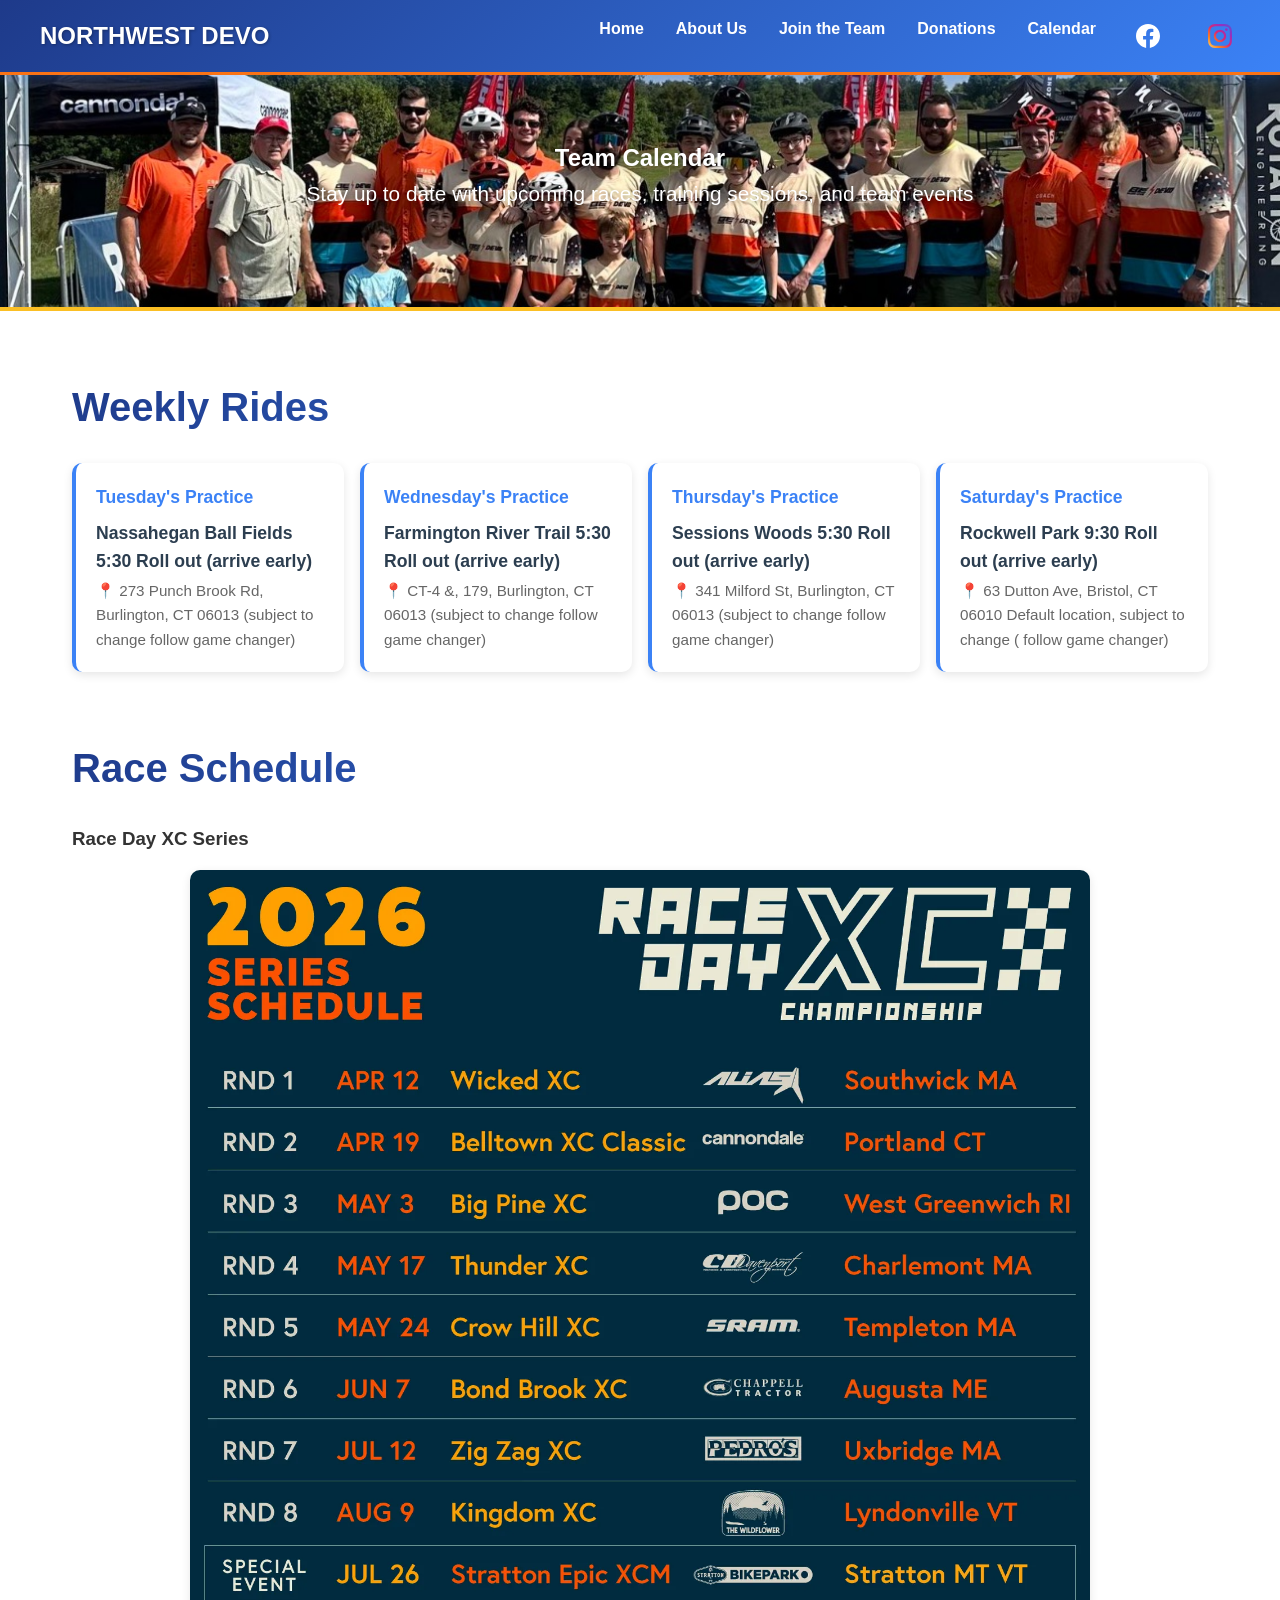
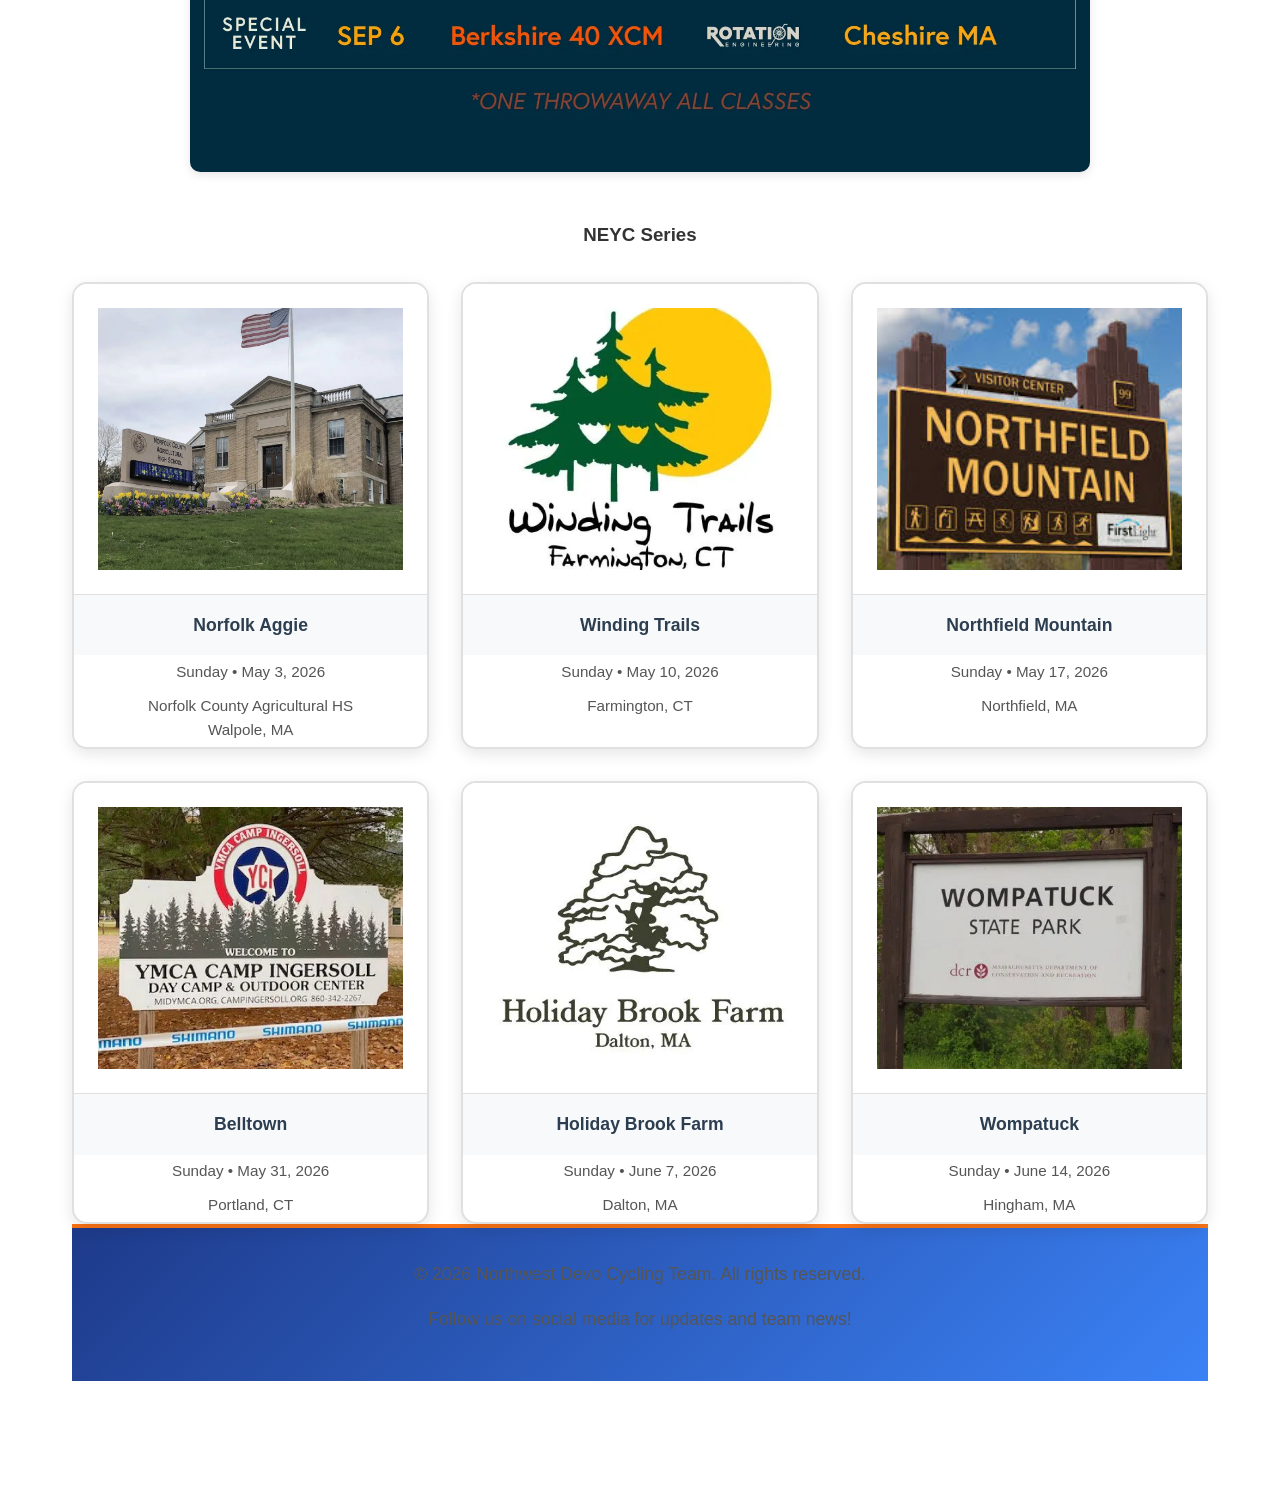
<file: calendar.html>
<!DOCTYPE html>
<html lang="en">
<head>
    <script type="application/ld+json">
        {
        "@context": "https://schema.org",
        "@type": "SportsOrganization",
        "name": "Northwest Devo",
        "alternateName": ["NW Devo", "Dirt Gremlins"],        
        "url": "https://nwdevo.com",
        "logo": "https://nwdevo.com/logo.png",
        "description": "Northwest CT youth cycling development team",
        "sport": "Cycling",
        "address": {
            "@type": "PostalAddress",
            "addressRegion": "CT",
            "addressCountry": "US"
        },
        "sameAs": [
            "https://www.facebook.com/share/1Gp7GzvwTh/?mibextid=wwXIfr",
            "https://www.instagram.com/northwest.devo?igsh=ZWl0b21rdGd6aWJw"
        ]
        }
    </script>
    <meta charset="UTF-8">
    <meta name="viewport" content="width=device-width, initial-scale=1.0">
    
    <!-- SEO Meta Tags -->
    <meta name="description" content="Northwest Devo (NW Devo) - Northwest CT youth cycling team offering development programs, competitive racing, and community engagement for riders of all levels.">
    <meta name="keywords" content="NW Devo, Northwest Devo, youth cycling, Connecticut cycling team, bike racing, cycling development, mountain biking, road cycling">
    <meta name="author" content="Northwest Devo Cycling Team">
    
    <!-- Open Graph for Social Media -->
    <meta property="og:title" content="Northwest Devo - NW Devo Cycling Team">
    <meta property="og:description" content=" Northwest  Connecticut youth cycling team dedicated to developing confident athletes through racing and community engagement.">
    <meta property="og:url" content="https://nwdevo.com">
    <meta property="og:type" content="website">

    <link rel="canonical" href="https://nwdevo.com/">
    
    <!-- photo -->
    <link rel="icon" type="image/x-icon" href="images/DEVO.png">
    <link rel="icon" type="image/png" sizes="32x32" href="images/DEVO.png">
    <link rel="icon" type="image/png" sizes="16x16" href="images/DEVO.png">
    <link rel="apple-touch-icon" sizes="180x180" href="images/DEVO.png">
    
    <title>NW Devo - Events & Rides Calendar</title>
    <link rel="stylesheet" href="styles.css">
</head>
<body>
    <!-- Navigation -->
 <nav>
    <div class="nav-container">
        <div class="logo"><a href="index.html">NORTHWEST DEVO</a></div>
        <button class="nav-toggle" aria-label="Toggle navigation">☰</button>
        <ul class="nav-links">
            <li><a href="index.html">Home</a></li>
            <li><a href="about.html">About Us</a></li>
            <li><a href="join.html">Join the Team</a></li>
            <li><a href="donations.html">Donations</a></li>
            <li><a href="calendar.html">Calendar</a></li>
            <li>
                <a href="https://www.facebook.com/share/1Gp7GzvwTh/?mibextid=wwXIfr" target="_blank" class="social-icon">
                    <svg width="24" height="24" viewBox="0 0 24 24" fill="#ffffff">
                        <path d="M24 12.073c0-6.627-5.373-12-12-12s-12 5.373-12 12c0 5.99 4.388 10.954 10.125 11.854v-8.385H7.078v-3.47h3.047V9.43c0-3.007 1.792-4.669 4.533-4.669 1.312 0 2.686.235 2.686.235v2.953H15.83c-1.491 0-1.956.925-1.956 1.874v2.25h3.328l-.532 3.47h-2.796v8.385C19.612 23.027 24 18.062 24 12.073z"/>
                    </svg>
                </a>
            </li>
            <li>
                <a href="https://www.instagram.com/northwest.devo?igsh=ZWl0b21rdGd6aWJw" target="_blank" class="social-icon">
                    <svg width="24" height="24" viewBox="0 0 24 24" fill="url(#instagram-gradient)">
                        <defs>
                            <linearGradient id="instagram-gradient" x1="0%" y1="100%" x2="100%" y2="0%">
                                <stop offset="0%" style="stop-color:#feda75;stop-opacity:1" />
                                <stop offset="25%" style="stop-color:#fa7e1e;stop-opacity:1" />
                                <stop offset="50%" style="stop-color:#d62976;stop-opacity:1" />
                                <stop offset="75%" style="stop-color:#962fbf;stop-opacity:1" />
                                <stop offset="100%" style="stop-color:#4f5bd5;stop-opacity:1" />
                            </linearGradient>
                        </defs>
                        <path d="M12 2.163c3.204 0 3.584.012 4.85.07 3.252.148 4.771 1.691 4.919 4.919.058 1.265.069 1.645.069 4.849 0 3.205-.012 3.584-.069 4.849-.149 3.225-1.664 4.771-4.919 4.919-1.266.058-1.644.07-4.85.07-3.204 0-3.584-.012-4.849-.07-3.26-.149-4.771-1.699-4.919-4.92-.058-1.265-.07-1.644-.07-4.849 0-3.204.013-3.583.07-4.849.149-3.227 1.664-4.771 4.919-4.919 1.266-.057 1.645-.069 4.849-.069zm0-2.163c-3.259 0-3.667.014-4.947.072-4.358.2-6.78 2.618-6.98 6.98-.059 1.281-.073 1.689-.073 4.948 0 3.259.014 3.668.072 4.948.2 4.358 2.618 6.78 6.98 6.98 1.281.058 1.689.072 4.948.072 3.259 0 3.668-.014 4.948-.072 4.354-.2 6.782-2.618 6.979-6.98.059-1.28.073-1.689.073-4.948 0-3.259-.014-3.667-.072-4.947-.196-4.354-2.617-6.78-6.979-6.98-1.281-.059-1.69-.073-4.949-.073zm0 5.838c-3.403 0-6.162 2.759-6.162 6.162s2.759 6.163 6.162 6.163 6.162-2.759 6.162-6.163c0-3.403-2.759-6.162-6.162-6.162zm0 10.162c-2.209 0-4-1.79-4-4 0-2.209 1.791-4 4-4s4 1.791 4 4c0 2.21-1.791 4-4 4zm6.406-11.845c-.796 0-1.441.645-1.441 1.44s.645 1.44 1.441 1.44c.795 0 1.439-.645 1.439-1.44s-.644-1.44-1.439-1.44z"/>
                    </svg>
                </a>
            </li>
        </ul>
    </div>
    </nav>

    <!-- Hero Section -->
    <section class="hero" style="padding: 4rem 2rem;">
        <h1>Team Calendar</h1>
        <p>Stay up to date with upcoming races, training sessions, and team events</p>
    </section>

    <!-- Main Content -->
    <div class="container">
        <!-- Weekly Rides -->
        <section class="section">
            <h2>Weekly Rides</h2>
            <div class="calendar-grid-compact">
                <div class="event-card-compact">
                    <div class="event-day">Tuesday's Practice</div>
                    <div class="event-title-compact">Nassahegan Ball Fields 5:30 Roll out (arrive early)</div>
                    <div class="event-location-compact">📍 273 Punch Brook Rd, Burlington, CT 06013 (subject to change follow game changer)</div>
                </div>
                <div class="event-card-compact">
                    <div class="event-day">Wednesday's Practice</div>
                    <div class="event-title-compact">Farmington River Trail 5:30 Roll out (arrive early)</div>
                    <div class="event-location-compact">📍 CT-4 &, 179, Burlington, CT 06013 (subject to change follow game changer)</div>
                </div>
                <div class="event-card-compact">
                    <div class="event-day">Thursday's Practice</div>
                    <div class="event-title-compact"> Sessions Woods 5:30 Roll out (arrive early)</div>
                    <div class="event-location-compact">📍 341 Milford St, Burlington, CT 06013 (subject to change follow game changer)</div>
                </div>
                <div class="event-card-compact">
                    <div class="event-day">Saturday's Practice</div>
                    <div class="event-title-compact">Rockwell Park 9:30 Roll out (arrive early) </div>
                    <div class="event-location-compact">📍 63 Dutton Ave, Bristol, CT 06010 Default location, subject to change ( follow game changer)</div>
                </div>
            </div>
        </section>

        <!-- Race Schedule -->
        <section class="section">
    <h2>Race Schedule</h2>
    
    <!-- Race Day XC Series - Image -->
    <div style="margin-bottom: 3rem;">
        <h3 style="margin-bottom: 1rem;">Race Day XC Series</h3>
        <a href="https://www.racedayxc.com" target="_blank">
            <img src="images/RaceDaySchedule.webp" alt="Race Day XC Schedule" style="width: 100%; max-width: 900px; border-radius: 10px; box-shadow: 0 3px 10px rgba(0,0,0,0.1); display: block; margin: 0 auto;">
        </a>
    </div>
    
    <!-- NEYC Series - Compact Cards -->
    <div>
    <h3 style="text-align:center; margin-bottom: 2rem;">NEYC Series</h3>

    <div class="supporters-grid neyc-grid">
        <div class="supporter-card race-card">
            <img src="images/Norfolk.webp" alt="Norfolk Aggie">
            <h3>Norfolk Aggie</h3>
            <p>Sunday • May 3, 2026</p>
            <p class="race-location">Norfolk County Agricultural HS<br>Walpole, MA</p>
        </div>

        <div class="supporter-card race-card">
            <img src="images/Winding.webp" alt="Winding Trails">
            <h3>Winding Trails</h3>
            <p>Sunday • May 10, 2026</p>
            <p class="race-location">Farmington, CT</p>
        </div>

        <div class="supporter-card race-card">
            <img src="images/North.jpeg" alt="Northfield Mountain">
            <h3>Northfield Mountain</h3>
            <p>Sunday • May 17, 2026</p>
            <p class="race-location">Northfield, MA</p>
        </div>

        <div class="supporter-card race-card">
            <img src="images/Belltwon.webp" alt="Belltown">
            <h3>Belltown</h3>
            <p>Sunday • May 31, 2026</p>
            <p class="race-location">Portland, CT</p>
        </div>

        <div class="supporter-card race-card">
            <img src="images/Holiday.webp" alt="Holiday Brook Farm">
            <h3>Holiday Brook Farm</h3>
            <p>Sunday • June 7, 2026</p>
            <p class="race-location">Dalton, MA</p>
        </div>

        <div class="supporter-card race-card">
            <img src="images/Wompatuck.webp" alt="Wompatuck">
            <h3>Wompatuck</h3>
            <p>Sunday • June 14, 2026</p>
            <p class="race-location">Hingham, MA</p>
        </div>
    </div>
    <!--
</section>

        <section class="section">
            <h2>Upcoming Events</h2>
            <div class="calendar-grid">
                <div class="event-card">
                    <div class="event-date">Date</div>
                    <div class="event-title">title</div>
                    <div class="event-location">📍 location</div>
                    <p>description</p>
                </div>
                <div class="event-card">
                    <div class="event-date">Date</div>
                    <div class="event-title">title</div>
                    <div class="event-location">📍 location</div>
                    <p>description</p>
                </div>
            </div>
        </section>
    </div>-->

    <!-- Footer -->
    <footer>
        <p>&copy; 2026 Northwest Devo Cycling Team. All rights reserved.</p>
        <p>Follow us on social media for updates and team news!</p>
    </footer>
     <script> 
        const toggle = document.querySelector('.nav-toggle');
        const navLinks = document.querySelector('.nav-links');

        toggle.addEventListener('click', () => {
            navLinks.classList.toggle('active');
        });
    </script>
</body>
</html>
</file>
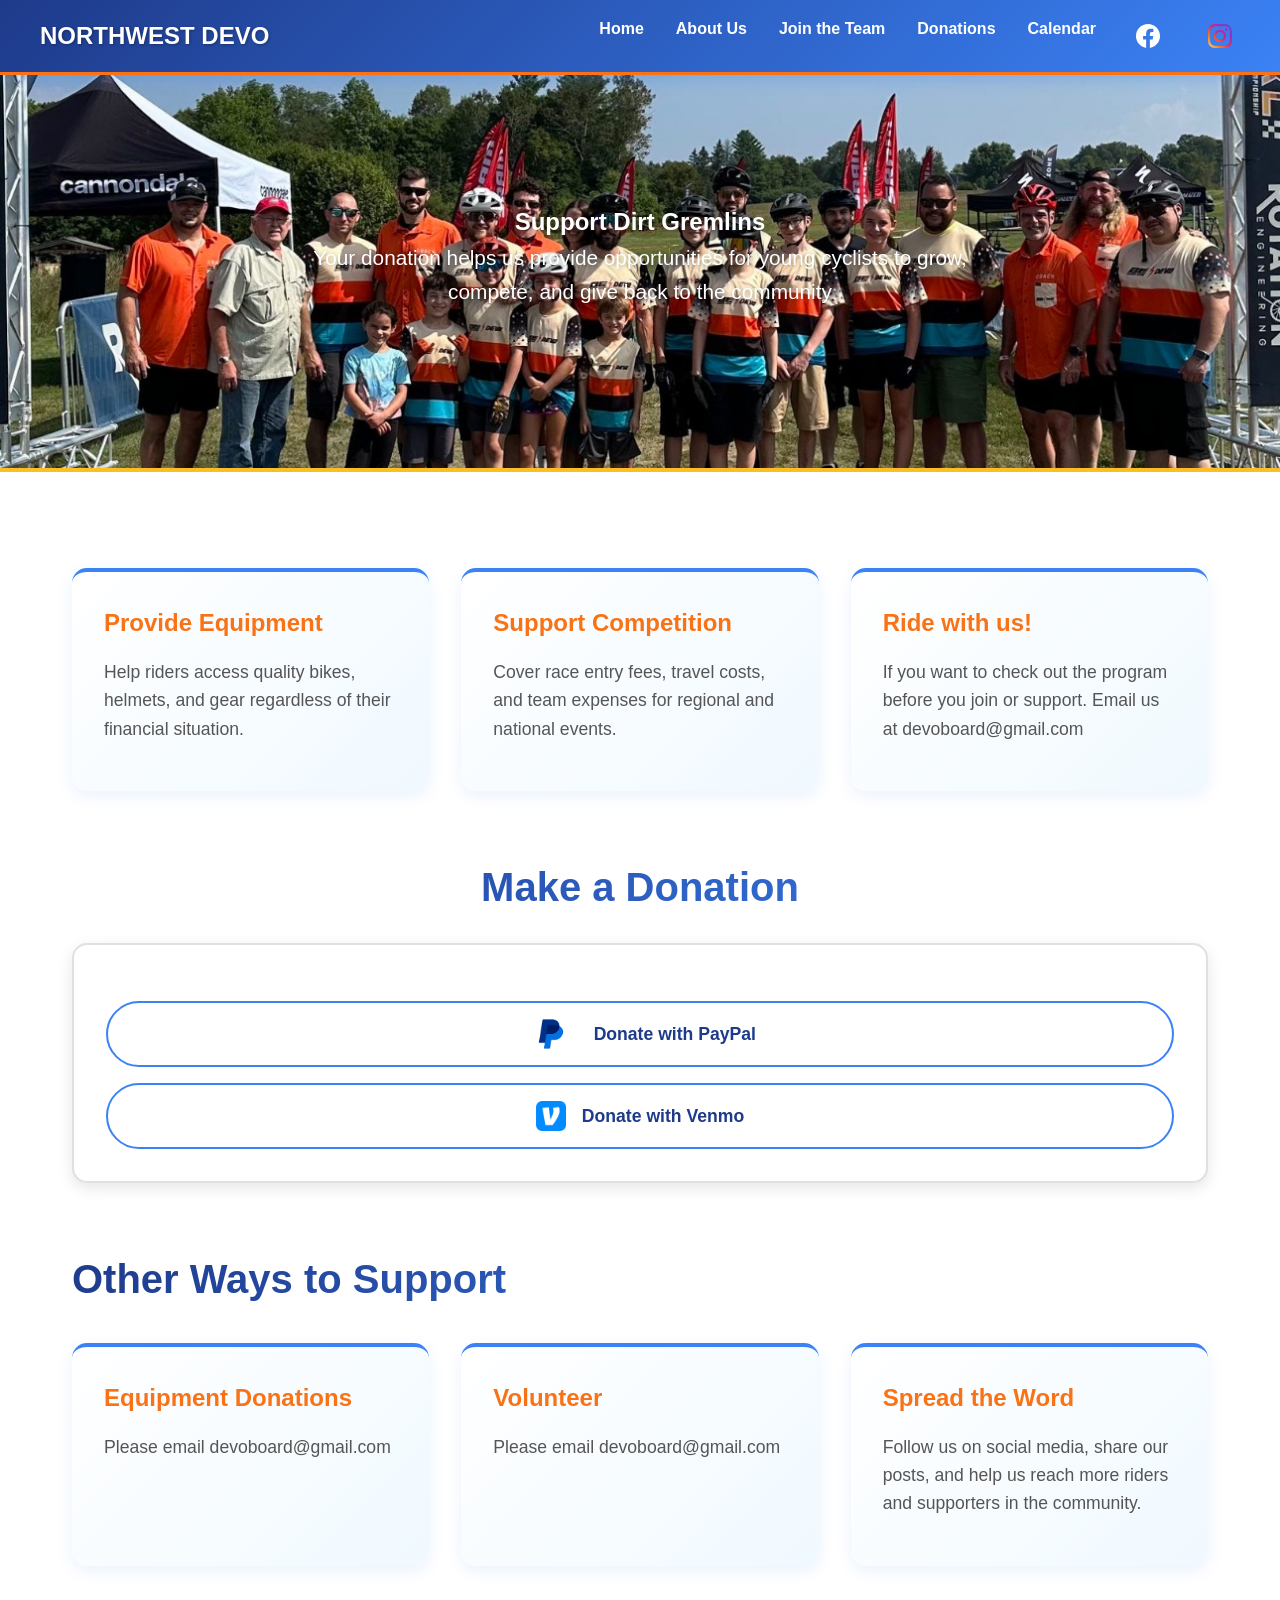
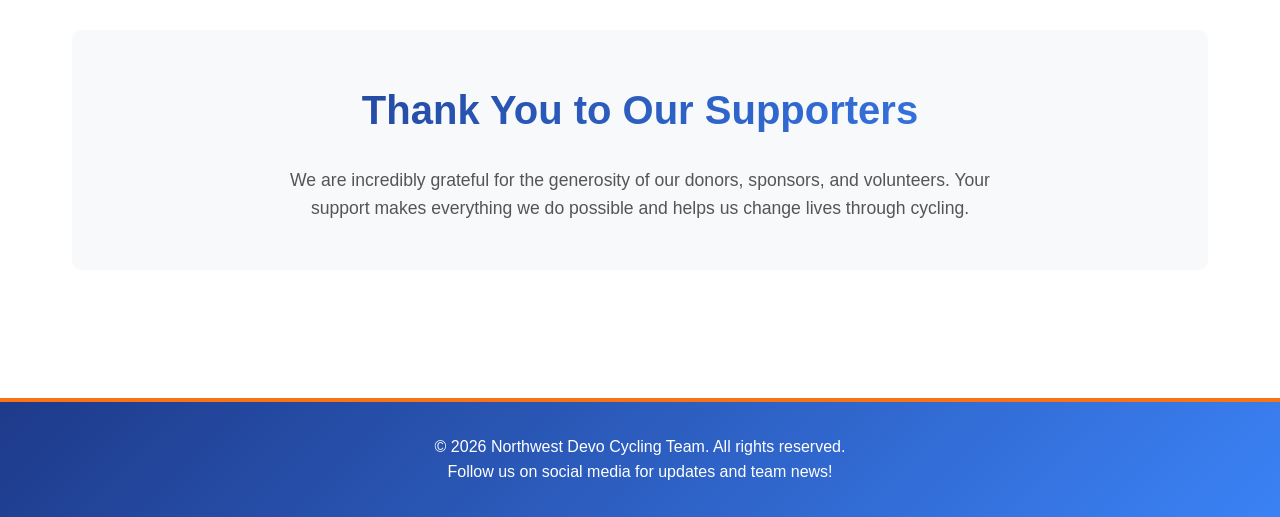
<file: donations.html>
<!DOCTYPE html>
<html lang="en">
<head>
    <script type="application/ld+json">
        {
        "@context": "https://schema.org",
        "@type": "SportsOrganization",
        "name": "Northwest Devo",
        "alternateName": ["NW Devo", "Dirt Gremlins"],        
        "url": "https://nwdevo.com",
        "logo": "https://nwdevo.com/logo.png",
        "description": "Northwest CT youth cycling development team",
        "sport": "Cycling",
        "address": {
            "@type": "PostalAddress",
            "addressRegion": "CT",
            "addressCountry": "US"
        },
        "sameAs": [
            "https://www.facebook.com/share/1Gp7GzvwTh/?mibextid=wwXIfr",
            "https://www.instagram.com/northwest.devo?igsh=ZWl0b21rdGd6aWJw"
        ]
        }
    </script>
    <meta charset="UTF-8">
    <meta name="viewport" content="width=device-width, initial-scale=1.0">
    
    <!-- SEO Meta Tags -->
    <meta name="description" content="Northwest Devo (NW Devo) - Northwest CT youth cycling team offering development programs, competitive racing, and community engagement for riders of all levels.">
    <meta name="keywords" content="NW Devo, Northwest Devo, youth cycling, Connecticut cycling team, bike racing, cycling development, mountain biking, road cycling">
    <meta name="author" content="Northwest Devo Cycling Team">
    
    <!-- Open Graph for Social Media -->
    <meta property="og:title" content="Northwest Devo - NW Devo Cycling Team">
    <meta property="og:description" content=" Northwest  Connecticut youth cycling team dedicated to developing confident athletes through racing and community engagement.">
    <meta property="og:url" content="https://nwdevo.com">
    <meta property="og:type" content="website">

    <link rel="canonical" href="https://nwdevo.com/">
    
    <!-- photo -->
    <link rel="icon" type="image/x-icon" href="images/DEVO.png">
    <link rel="icon" type="image/png" sizes="32x32" href="images/DEVO.png">
    <link rel="icon" type="image/png" sizes="16x16" href="images/DEVO.png">
    <link rel="apple-touch-icon" sizes="180x180" href="images/DEVO.png">
    
    <title>NW Devo - Donations</title>
    <link rel="stylesheet" href="styles.css">
</head>
<body>
    <!-- Navigation -->
 <nav>
    <div class="nav-container">
        <div class="logo"><a href="index.html">NORTHWEST DEVO</a></div>
        <button class="nav-toggle" aria-label="Toggle navigation">☰</button>
        <ul class="nav-links">
            <li><a href="index.html">Home</a></li>
            <li><a href="about.html">About Us</a></li>
            <li><a href="join.html">Join the Team</a></li>
            <li><a href="donations.html">Donations</a></li>
            <li><a href="calendar.html">Calendar</a></li>
            <li>
                <a href="https://www.facebook.com/share/1Gp7GzvwTh/?mibextid=wwXIfr" target="_blank" class="social-icon">
                    <svg width="24" height="24" viewBox="0 0 24 24" fill="#ffffff">
                        <path d="M24 12.073c0-6.627-5.373-12-12-12s-12 5.373-12 12c0 5.99 4.388 10.954 10.125 11.854v-8.385H7.078v-3.47h3.047V9.43c0-3.007 1.792-4.669 4.533-4.669 1.312 0 2.686.235 2.686.235v2.953H15.83c-1.491 0-1.956.925-1.956 1.874v2.25h3.328l-.532 3.47h-2.796v8.385C19.612 23.027 24 18.062 24 12.073z"/>
                    </svg>
                </a>
            </li>
            <li>
                <a href="https://www.instagram.com/northwest.devo?igsh=ZWl0b21rdGd6aWJw" target="_blank" class="social-icon">
                    <svg width="24" height="24" viewBox="0 0 24 24" fill="url(#instagram-gradient)">
                        <defs>
                            <linearGradient id="instagram-gradient" x1="0%" y1="100%" x2="100%" y2="0%">
                                <stop offset="0%" style="stop-color:#feda75;stop-opacity:1" />
                                <stop offset="25%" style="stop-color:#fa7e1e;stop-opacity:1" />
                                <stop offset="50%" style="stop-color:#d62976;stop-opacity:1" />
                                <stop offset="75%" style="stop-color:#962fbf;stop-opacity:1" />
                                <stop offset="100%" style="stop-color:#4f5bd5;stop-opacity:1" />
                            </linearGradient>
                        </defs>
                        <path d="M12 2.163c3.204 0 3.584.012 4.85.07 3.252.148 4.771 1.691 4.919 4.919.058 1.265.069 1.645.069 4.849 0 3.205-.012 3.584-.069 4.849-.149 3.225-1.664 4.771-4.919 4.919-1.266.058-1.644.07-4.85.07-3.204 0-3.584-.012-4.849-.07-3.26-.149-4.771-1.699-4.919-4.92-.058-1.265-.07-1.644-.07-4.849 0-3.204.013-3.583.07-4.849.149-3.227 1.664-4.771 4.919-4.919 1.266-.057 1.645-.069 4.849-.069zm0-2.163c-3.259 0-3.667.014-4.947.072-4.358.2-6.78 2.618-6.98 6.98-.059 1.281-.073 1.689-.073 4.948 0 3.259.014 3.668.072 4.948.2 4.358 2.618 6.78 6.98 6.98 1.281.058 1.689.072 4.948.072 3.259 0 3.668-.014 4.948-.072 4.354-.2 6.782-2.618 6.979-6.98.059-1.28.073-1.689.073-4.948 0-3.259-.014-3.667-.072-4.947-.196-4.354-2.617-6.78-6.979-6.98-1.281-.059-1.69-.073-4.949-.073zm0 5.838c-3.403 0-6.162 2.759-6.162 6.162s2.759 6.163 6.162 6.163 6.162-2.759 6.162-6.163c0-3.403-2.759-6.162-6.162-6.162zm0 10.162c-2.209 0-4-1.79-4-4 0-2.209 1.791-4 4-4s4 1.791 4 4c0 2.21-1.791 4-4 4zm6.406-11.845c-.796 0-1.441.645-1.441 1.44s.645 1.44 1.441 1.44c.795 0 1.439-.645 1.439-1.44s-.644-1.44-1.439-1.44z"/>
                    </svg>
                </a>
            </li>
        </ul>
    </div>
    </nav>

    <!-- Hero Section -->
    <section class="hero">
        <h1>Support Dirt Gremlins</h1>
        <p>Your donation helps us provide opportunities for young cyclists to grow, compete, and give back to the community</p>
    </section>

    <!-- Main Content -->
    <div class="container">
        <!-- Why Donate -->
        <section class="section">
            
            <div class="features" style="margin-top: 2rem;">
                <div class="feature-card">
                    <h3>Provide Equipment</h3>
                    <p>Help riders access quality bikes, helmets, and gear regardless of their financial situation.</p>
                </div>
                <div class="feature-card">
                    <h3>Support Competition</h3>
                    <p>Cover race entry fees, travel costs, and team expenses for regional and national events.</p>
                </div>
                <div class="feature-card">
                    <h3>Ride with us!</h3>
                    <p>If you want to check out the program before you join or support. Email us at devoboard@gmail.com</p>
                </div>
            </div>
        </section>

        <!-- Donation Form -->
        <section class="section">
            <h2 style="text-align: center;">Make a Donation</h2>
            <div class="step-card">
                
                
                <div class="payment-buttons">
                    <a href="https://www.paypal.com/paypalme/BikersEdgeDevo" target="_blank" class="payment-link">
                        <img src="images/paypal-logo.png" alt="PayPal">
                        <span>Donate with PayPal</span>
                    </a>
                    
                    <a href="https://account.venmo.com/u/Eric-Mathes-2" target="_blank" class="payment-link">
                        <img src="images/venmo-icon.png" alt="Venmo">
                        <span>Donate with Venmo</span>
                    </a>
                </div>
            </div>
        </section>

        <!-- Other Ways to Support -->
        <section class="section">
            <h2>Other Ways to Support</h2>
            <div class="features">
                <div class="feature-card">
                    <h3>Equipment Donations</h3>
                    <p> Please email devoboard@gmail.com</p>
                </div>
                <div class="feature-card">
                    <h3>Volunteer</h3>
                    <p> Please email devoboard@gmail.com</p>
                </div>
                <div class="feature-card">
                    <h3>Spread the Word</h3>
                    <p>Follow us on social media, share our posts, and help us reach more riders and supporters in the community.</p>
                </div>
            </div>
        </section>

        <!-- Thank You -->
        <section class="section" style="text-align: center; background: #f8f9fa; padding: 3rem; border-radius: 10px;">
            <h2>Thank You to Our Supporters</h2>
            <p style="max-width: 700px; margin: 0 auto;">We are incredibly grateful for the generosity of our donors, sponsors, and volunteers. Your support makes everything we do possible and helps us change lives through cycling.</p>
        </section>
    </div>

    <!-- Footer -->
    <footer>
        <p>&copy; 2026 Northwest Devo Cycling Team. All rights reserved.</p>
        <p>Follow us on social media for updates and team news!</p>
    </footer>
     <script> 
        const toggle = document.querySelector('.nav-toggle');
        const navLinks = document.querySelector('.nav-links');

        toggle.addEventListener('click', () => {
            navLinks.classList.toggle('active');
        });
    </script>
</body>
</html>
</file>
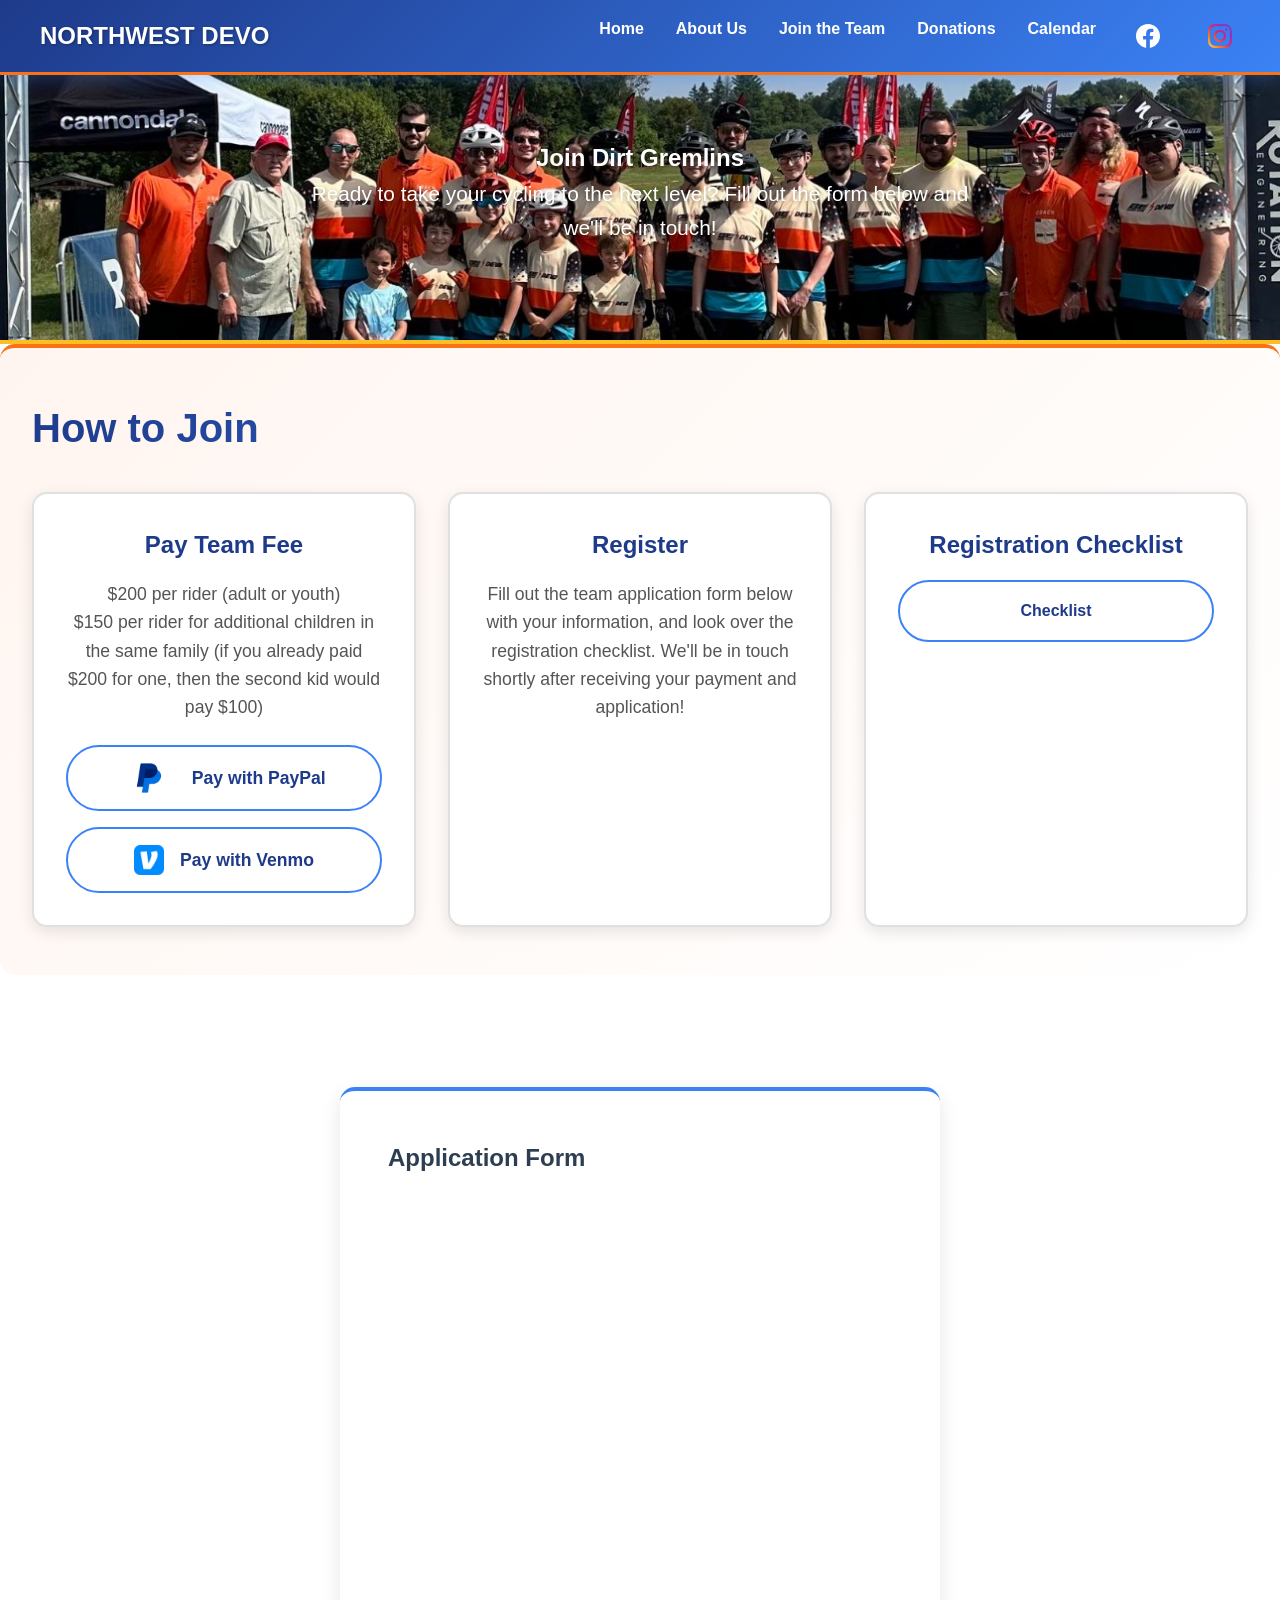
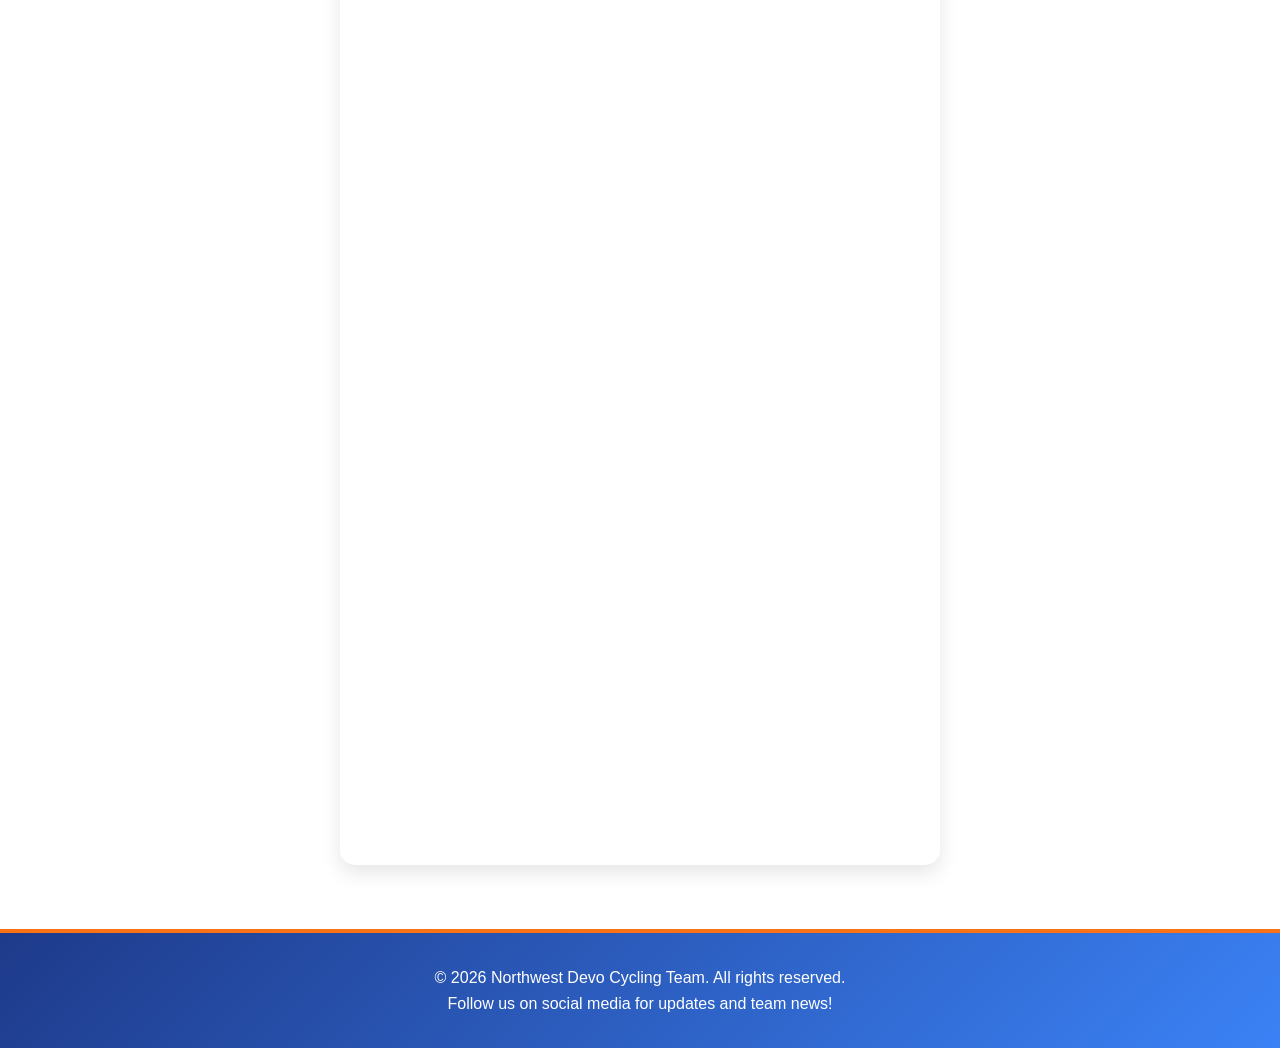
<file: join.html>
<!DOCTYPE html>
<html lang="en">
<head>
    <script type="application/ld+json">
        {
        "@context": "https://schema.org",
        "@type": "SportsOrganization",
        "name": "Northwest Devo",
        "alternateName": ["NW Devo", "Dirt Gremlins"],        
        "url": "https://nwdevo.com",
        "logo": "https://nwdevo.com/logo.png",
        "description": "Northwest CT youth cycling development team",
        "sport": "Cycling",
        "address": {
            "@type": "PostalAddress",
            "addressRegion": "CT",
            "addressCountry": "US"
        },
        "sameAs": [
            "https://www.facebook.com/share/1Gp7GzvwTh/?mibextid=wwXIfr",
            "https://www.instagram.com/northwest.devo?igsh=ZWl0b21rdGd6aWJw"
        ]
        }
    </script>
    <meta charset="UTF-8">
    <meta name="viewport" content="width=device-width, initial-scale=1.0">
    
    <!-- SEO Meta Tags -->
    <meta name="description" content="Northwest Devo (NW Devo) - Northwest CT youth cycling team offering development programs, competitive racing, and community engagement for riders of all levels.">
    <meta name="keywords" content="NW Devo, Northwest Devo, youth cycling, Connecticut cycling team, bike racing, cycling development, mountain biking, road cycling">
    <meta name="author" content="Northwest Devo Cycling Team">
    
    <!-- Open Graph for Social Media -->
    <meta property="og:title" content="Northwest Devo - NW Devo Cycling Team">
    <meta property="og:description" content=" Northwest  Connecticut youth cycling team dedicated to developing confident athletes through racing and community engagement.">
    <meta property="og:url" content="https://nwdevo.com">
    <meta property="og:type" content="website">

    <link rel="canonical" href="https://nwdevo.com/">
    
    <!-- photo -->
    <link rel="icon" type="image/x-icon" href="images/DEVO.png">
    <link rel="icon" type="image/png" sizes="32x32" href="images/DEVO.png">
    <link rel="icon" type="image/png" sizes="16x16" href="images/DEVO.png">
    <link rel="apple-touch-icon" sizes="180x180" href="images/DEVO.png">
    
    <title>NW Devo - Join The Team</title>
    <link rel="stylesheet" href="styles.css">
</head>
<body>
    <!-- Navigation -->
 <nav>
    <div class="nav-container">
        <div class="logo"><a href="index.html">NORTHWEST DEVO</a></div>
        <button class="nav-toggle" aria-label="Toggle navigation">☰</button>
        <ul class="nav-links">
            <li><a href="index.html">Home</a></li>
            <li><a href="about.html">About Us</a></li>
            <li><a href="join.html">Join the Team</a></li>
            <li><a href="donations.html">Donations</a></li>
            <li><a href="calendar.html">Calendar</a></li>
            <li>
                <a href="https://www.facebook.com/share/1Gp7GzvwTh/?mibextid=wwXIfr" target="_blank" class="social-icon">
                    <svg width="24" height="24" viewBox="0 0 24 24" fill="#ffffff">
                        <path d="M24 12.073c0-6.627-5.373-12-12-12s-12 5.373-12 12c0 5.99 4.388 10.954 10.125 11.854v-8.385H7.078v-3.47h3.047V9.43c0-3.007 1.792-4.669 4.533-4.669 1.312 0 2.686.235 2.686.235v2.953H15.83c-1.491 0-1.956.925-1.956 1.874v2.25h3.328l-.532 3.47h-2.796v8.385C19.612 23.027 24 18.062 24 12.073z"/>
                    </svg>
                </a>
            </li>
            <li>
                <a href="https://www.instagram.com/northwest.devo?igsh=ZWl0b21rdGd6aWJw" target="_blank" class="social-icon">
                    <svg width="24" height="24" viewBox="0 0 24 24" fill="url(#instagram-gradient)">
                        <defs>
                            <linearGradient id="instagram-gradient" x1="0%" y1="100%" x2="100%" y2="0%">
                                <stop offset="0%" style="stop-color:#feda75;stop-opacity:1" />
                                <stop offset="25%" style="stop-color:#fa7e1e;stop-opacity:1" />
                                <stop offset="50%" style="stop-color:#d62976;stop-opacity:1" />
                                <stop offset="75%" style="stop-color:#962fbf;stop-opacity:1" />
                                <stop offset="100%" style="stop-color:#4f5bd5;stop-opacity:1" />
                            </linearGradient>
                        </defs>
                        <path d="M12 2.163c3.204 0 3.584.012 4.85.07 3.252.148 4.771 1.691 4.919 4.919.058 1.265.069 1.645.069 4.849 0 3.205-.012 3.584-.069 4.849-.149 3.225-1.664 4.771-4.919 4.919-1.266.058-1.644.07-4.85.07-3.204 0-3.584-.012-4.849-.07-3.26-.149-4.771-1.699-4.919-4.92-.058-1.265-.07-1.644-.07-4.849 0-3.204.013-3.583.07-4.849.149-3.227 1.664-4.771 4.919-4.919 1.266-.057 1.645-.069 4.849-.069zm0-2.163c-3.259 0-3.667.014-4.947.072-4.358.2-6.78 2.618-6.98 6.98-.059 1.281-.073 1.689-.073 4.948 0 3.259.014 3.668.072 4.948.2 4.358 2.618 6.78 6.98 6.98 1.281.058 1.689.072 4.948.072 3.259 0 3.668-.014 4.948-.072 4.354-.2 6.782-2.618 6.979-6.98.059-1.28.073-1.689.073-4.948 0-3.259-.014-3.667-.072-4.947-.196-4.354-2.617-6.78-6.979-6.98-1.281-.059-1.69-.073-4.949-.073zm0 5.838c-3.403 0-6.162 2.759-6.162 6.162s2.759 6.163 6.162 6.163 6.162-2.759 6.162-6.163c0-3.403-2.759-6.162-6.162-6.162zm0 10.162c-2.209 0-4-1.79-4-4 0-2.209 1.791-4 4-4s4 1.791 4 4c0 2.21-1.791 4-4 4zm6.406-11.845c-.796 0-1.441.645-1.441 1.44s.645 1.44 1.441 1.44c.795 0 1.439-.645 1.439-1.44s-.644-1.44-1.439-1.44z"/>
                    </svg>
                </a>
            </li>
        </ul>
    </div>
    </nav>

    <!-- Hero Section -->
    <section class="hero" style="padding: 4rem 2rem;">
        <h1>Join Dirt Gremlins</h1>
        <p>Ready to take your cycling to the next level? Fill out the form below and we'll be in touch!</p>
    </section>

    <!-- Payment Section -->
    <section class="section payment-section">
        <h2>How to Join</h2>
        
        <div class="join-steps">
            <div class="step-card">
                <h3>Pay Team Fee</h3>
                <p>$200 per rider (adult or youth)<br>$150 per rider for additional children in the same family (if you already paid $200 for one, then the second kid would pay $100)</p>
                
                <div class="payment-buttons">
                    <a href="https://www.paypal.com/paypalme/BikersEdgeDevo" target="_blank" class="payment-link">
                        <img src="images/paypal-logo.png" alt="PayPal">
                        <span>Pay with PayPal</span>
                    </a>
                    
                    <a href="https://account.venmo.com/u/Eric-Mathes-2" target="_blank" class="payment-link">
                        <img src="images/venmo-icon.png" alt="Venmo">
                        <span>Pay with Venmo</span>
                    </a>
                </div>
            </div>
            
            <div class="step-card">
                <h3>Register</h3>
                <p>Fill out the team application form below with your information, and look over the registration checklist. We'll be in touch shortly after receiving your payment and application!</p>
            </div>
            <div class="step-card">
                <h3>Registration Checklist</h3>
                <a href="https://docs.google.com/document/d/1xrRxwKb4BckDt_mowfTXucZfto1bs_GkXECF2X5ukKc/edit?usp=sharing" target="_blank" class="payment-link">
                      Checklist  
                </a>
            </div>
        </div>
    </section>

    <!-- Main Content -->
    <div class="container">
        <div class="form-section">
            <h2 style="margin-bottom: 2rem; color: #2c3e50;">Application Form</h2>
            <iframe src="https://docs.google.com/forms/d/e/1FAIpQLSeZx6plX3syukS8lfrqy1RngXnEC233ZwucbfagtNnnqSctMQ/viewform" width="100%" height="1200" frameborder="0" marginheight="0" marginwidth="0"></iframe>
        </div>
    </div>

    <!-- Footer -->
    <footer>
        <p>&copy; 2026 Northwest Devo Cycling Team. All rights reserved.</p>
        <p>Follow us on social media for updates and team news!</p>
    </footer>
     <script> 
        const toggle = document.querySelector('.nav-toggle');
        const navLinks = document.querySelector('.nav-links');

        toggle.addEventListener('click', () => {
            navLinks.classList.toggle('active');
        });
    </script>
</body>
</html>
</file>
<file: styles.css>
* {
    margin: 0;
    padding: 0;
    box-sizing: border-box;
}

body {
    font-family: 'Segoe UI', Tahoma, Geneva, Verdana, sans-serif;
    line-height: 1.6;
    color: #333;
    background: #fff;
}

/* Navigation */
nav {
    background: linear-gradient(135deg, #1e3a8a 0%, #3b82f6 100%);
    padding: 1rem 2rem;
    box-shadow: 0 4px 15px rgba(59, 130, 246, 0.3);
    position: sticky;
    top: 0;
    z-index: 100;
    border-bottom: 3px solid #f97316;
}

.nav-container {
    max-width: 1200px;
    margin: 0 auto;
    display: flex;
    justify-content: space-between;
    align-items: center;
}

.logo {
    font-size: 1.5rem;
    font-weight: bold;
    color: #fff;
    text-shadow: 1px 1px 3px rgba(0, 0, 0, 0.3);
}

.nav-links {
    display: flex;
    gap: 2rem;
    list-style: none;
}

.nav-links a {
    text-decoration: none;
    color: #fff;
    font-weight: 600;
    transition: all 0.3s ease;
    position: relative;
}

.nav-links a::after {
    content: '';
    position: absolute;
    bottom: -5px;
    left: 0;
    width: 0;
    height: 2px;
    background: #fbbf24;
    transition: width 0.3s ease;
}

.nav-links a:hover::after {
    width: 100%;
}

.nav-links a:hover {
    color: #fbbf24;
}

/* Hero Section */
.hero {
    background-image: url("images/teampic.jpeg");
    background-size: cover;
    background-position: center;
    background-repeat: no-repeat;

    color: white;
    padding: 8rem 2rem;
    text-align: center;
    width: 100%;
    border-bottom: 4px solid #fbbf24;
}

.hero h1 {
    text-shadow: 2px 2px 8px rgba(0, 0, 0, 0.4);
    animation: fadeInDown 0.8s ease;
}

.hero h2 {
    margin-top: 110px;
    font-size: 1.5rem;
    margin-bottom: 1rem;
    line-height: 1.2;
    text-shadow: 2px 2px 6px rgba(0, 0, 0, 0.4);
    animation: fadeInDown 0.8s ease 0.2s backwards;
}

.hero p {
    font-size: 1.3rem;
    margin-bottom: 2rem;
    max-width: 700px;
    margin-left: auto;
    margin-right: auto;
    text-shadow: 1px 1px 4px rgba(0, 0, 0, 0.3);
    animation: fadeInUp 0.8s ease 0.3s backwards;
}

@keyframes fadeInDown {
    from {
        opacity: 0;
        transform: translateY(-20px);
    }
    to {
        opacity: 1;
        transform: translateY(0);
    }
}

@keyframes fadeInUp {
    from {
        opacity: 0;
        transform: translateY(20px);
    }
    to {
        opacity: 1;
        transform: translateY(0);
    }
}

.btn {
    display: inline-block;
    padding: 1rem 2.5rem;
    background: linear-gradient(135deg, #f97316 0%, #ea580c 100%);
    color: white;
    text-decoration: none;
    border-radius: 50px;
    font-weight: bold;
    transition: all 0.3s ease;
    box-shadow: 0 4px 15px rgba(249, 115, 22, 0.4);
    animation: fadeInUp 0.8s ease 0.4s backwards;
    text-transform: uppercase;
    letter-spacing: 0.5px;
}

.btn:hover {
    background: linear-gradient(135deg, #ea580c 0%, #f97316 100%);
    transform: translateY(-3px);
    box-shadow: 0 6px 20px rgba(249, 115, 22, 0.5);
}

/* Main Content */
.container {
    max-width: 1200px;
    margin: 0 auto;
    padding: 4rem 2rem;
}

.section {
    margin-bottom: 4rem;
}

.section h2 {
    font-size: 2.5rem;
    margin-bottom: 1.5rem;
    background: linear-gradient(135deg, #1e3a8a 0%, #3b82f6 100%);
    -webkit-background-clip: text;
    -webkit-text-fill-color: transparent;
    background-clip: text;
    font-weight: 800;
}

.section p {
    font-size: 1.1rem;
    color: #555;
    margin-bottom: 1rem;
}

/* Features Grid */
.features {
    display: grid;
    grid-template-columns: repeat(auto-fit, minmax(300px, 1fr));
    gap: 2rem;
    margin-top: 2rem;
}

.feature-card {
    background: linear-gradient(135deg, #fff 0%, #f0f9ff 100%);
    padding: 2rem;
    border-radius: 15px;
    box-shadow: 0 5px 15px rgba(59, 130, 246, 0.1);
    transition: all 0.3s ease;
    border-top: 4px solid #3b82f6;
}

.feature-card:hover {
    transform: translateY(-5px);
    box-shadow: 0 8px 25px rgba(249, 115, 22, 0.2);
    border-top-color: #f97316;
}

.feature-card h3 {
    color: #f97316;
    margin-bottom: 1rem;
    font-size: 1.5rem;
    font-weight: 700;
}

/* Programs Section */
.programs {
    display: grid;
    grid-template-columns: repeat(auto-fit, minmax(350px, 1fr));
    gap: 2rem;
}

.program-card {
    background: white;
    border-radius: 15px;
    overflow: hidden;
    box-shadow: 0 5px 20px rgba(0,0,0,0.1);
    transition: all 0.3s ease;
    border: 2px solid transparent;
}

.program-card:hover {
    transform: translateY(-8px);
    box-shadow: 0 12px 30px rgba(59, 130, 246, 0.2);
    border-color: #3b82f6;
}

.program-image {
    height: 250px;
    background-size: cover;
    background-position: center;
    background-repeat: no-repeat;
}

.program-content {
    padding: 2rem;
}

.program-content h3 {
    color: #1e3a8a;
    margin-bottom: 1rem;
    font-weight: 700;
}

/* Form Styles */
.form-section {
    background: white;
    padding: 3rem;
    border-radius: 15px;
    box-shadow: 0 8px 20px rgba(0,0,0,0.1);
    max-width: 600px;
    margin: 0 auto;
    border-top: 4px solid #3b82f6;
}

.form-group {
    margin-bottom: 1.5rem;
}

.form-group label {
    display: block;
    margin-bottom: 0.5rem;
    font-weight: 600;
    color: #1e3a8a;
}

.form-group input,
.form-group select,
.form-group textarea {
    width: 100%;
    padding: 0.75rem;
    border: 2px solid #3b82f6;
    border-radius: 8px;
    font-size: 1rem;
    font-family: inherit;
    transition: all 0.3s ease;
}

.form-group input:focus,
.form-group select:focus,
.form-group textarea:focus {
    outline: none;
    border-color: #f97316;
    box-shadow: 0 0 0 3px rgba(249, 115, 22, 0.1);
}

/* Calendar Styles */
.calendar-grid {
    display: grid;
    gap: 1.5rem;
}

.event-card {
    background: white;
    padding: 2rem;
    border-left: 5px solid #f97316;
    border-radius: 10px;
    box-shadow: 0 5px 15px rgba(0,0,0,0.08);
    transition: all 0.3s ease;
}

.event-card:hover {
    transform: translateX(5px);
    box-shadow: 0 8px 20px rgba(249, 115, 22, 0.15);
}

.event-date {
    font-weight: bold;
    color: #f97316;
    font-size: 1.2rem;
    margin-bottom: 0.5rem;
}

.event-title {
    font-size: 1.5rem;
    color: #1e3a8a;
    margin-bottom: 0.5rem;
    font-weight: 700;
}

.event-location {
    color: #666;
    margin-bottom: 1rem;
}

/* Footer */
footer {
    background: linear-gradient(135deg, #1e3a8a 0%, #3b82f6 100%);
    color: white;
    text-align: center;
    padding: 2rem;
    border-top: 4px solid #f97316;
}

footer p {
    color: #fff;
}

/* Responsive */
@media (max-width: 768px) {
    .nav-links {
        gap: 1rem;
        font-size: 0.9rem;
    }

    .hero h1 {
        font-size: 2.5rem;
    }

    .hero p {
        font-size: 1.1rem;
    }

    .programs,
    .features {
        grid-template-columns: 1fr;
    }
}

/* Social icons in navigation */
.social-icon {
    display: flex;
    align-items: center;
    padding: 0.5rem;
}

.social-icon svg {
    transition: transform 0.3s ease;
}

.social-icon:hover svg {
    transform: scale(1.15);
}

/* Make logo clickable */
.logo a {
    text-decoration: none;
    color: inherit;
}

/* Compact calendar grid for weekly rides */
.calendar-grid-compact {
    display: grid;
    grid-template-columns: repeat(auto-fit, minmax(200px, 1fr));
    gap: 1rem;
}

.event-card-compact {
    background: white;
    padding: 1.25rem;
    border-left: 4px solid #3b82f6;
    border-radius: 10px;
    box-shadow: 0 3px 10px rgba(0,0,0,0.1);
    transition: all 0.3s ease;
}

.event-card-compact:hover {
    transform: translateY(-5px);
    box-shadow: 0 6px 20px rgba(249, 115, 22, 0.2);
    border-left-color: #f97316;
}

.event-day {
    font-weight: bold;
    color: #3b82f6;
    font-size: 1.1rem;
    margin-bottom: 0.5rem;
}

.event-title-compact {
    font-size: 1.1rem;
    color: #2c3e50;
    margin-bottom: 0.25rem;
    font-weight: 600;
}

.event-location-compact {
    color: #666;
    font-size: 0.95rem;
}

/* Mobile Nav */
.nav-toggle {
    display: none;
    font-size: 2rem;
    background: none;
    border: none;
    cursor: pointer;
    color: #fbbf24;
    transition: all 0.3s ease;
}

.nav-toggle:hover {
    transform: scale(1.1);
}

@media (max-width: 768px) {
    .nav-toggle {
        display: block;
    }

    .nav-links {
        position: absolute;
        top: 100%;
        left: 0;
        width: 100%;
        background: linear-gradient(135deg, #1e3a8a 0%, #3b82f6 100%);
        flex-direction: column;
        align-items: center;
        gap: 1.5rem;
        padding: 2rem 0;
        box-shadow: 0 5px 15px rgba(0,0,0,0.2);
        display: none;
    }

    .nav-links.active {
        display: flex;
        animation: slideDown 0.3s ease;
    }

    @keyframes slideDown {
        from {
            opacity: 0;
            transform: translateY(-10px);
        }
        to {
            opacity: 1;
            transform: translateY(0);
        }
    }
}

/* Supporters Section */
.supporters-grid {
    display: grid;
    grid-template-columns: repeat(auto-fit, minmax(250px, 1fr));
    gap: 2rem;
    max-width: 1200px;
    margin: 0 auto;
}

.supporter-card {
    background: white;
    border-radius: 15px;
    box-shadow: 0 5px 15px rgba(0,0,0,0.1);
    text-decoration: none;
    transition: all 0.3s ease;
    display: flex;
    flex-direction: column;
    overflow: hidden;
    border: 2px solid #e0e0e0;
}

.supporter-card:hover {
    transform: translateY(-8px);
    box-shadow: 0 12px 25px rgba(59, 130, 246, 0.2);
    border-color: #3b82f6;
}

.supporter-card img {
    width: 100%;
    height: 200px;
    object-fit: contain;
    padding: 1.5rem;
    background: white;
}

.supporter-card h3 {
    color: #2c3e50;
    font-size: 1.1rem;
    margin: 0;
    padding: 1rem;
    text-align: center;
    background: #f8f9fa;
    border-top: 1px solid #e0e0e0;
}

/* Responsive adjustments */
@media (max-width: 768px) {
    .supporters-grid {
        grid-template-columns: repeat(auto-fit, minmax(150px, 1fr));
        gap: 1rem;
    }
    
    .supporter-card img {
        height: 150px;
        padding: 1rem;
    }
    
    .supporter-card h3 {
        font-size: 1rem;
        padding: 0.75rem;
    }
}

.race-card p {
    margin: 0.3rem 0;
    font-size: 0.95rem;
    color: #555;
    text-align: center;
}

.race-location {
    font-size: 0.85rem;
    color: #777;
}

.race-card img {
    height: 140px;
    object-fit: cover;
}

/* NEYC race grid: 3 cards per row */
.neyc-grid {
    display: grid;
    grid-template-columns: repeat(3, 1fr);
    gap: 2rem;
}

/* Tablet */
@media (max-width: 900px) {
    .neyc-grid {
        grid-template-columns: repeat(2, 1fr);
    }
}

/* Mobile */
@media (max-width: 500px) {
    .neyc-grid {
        grid-template-columns: 1fr;
    }
}

.race-card img {
    width: 100%;
    height: 310px;
    object-fit: cover;
    border-radius: 10px;
    display: block;
}

/* Join/Payment Section */
.payment-section {
    background: linear-gradient(135deg, #fff5f0 0%, #fff 100%);
    padding: 3rem 2rem;
    border-radius: 15px;
    margin-bottom: 3rem;
    border-top: 4px solid #f97316;
}

.join-steps {
    display: grid;
    grid-template-columns: repeat(auto-fit, minmax(300px, 1fr));
    gap: 2rem;
    margin-top: 2rem;
}

.step-card {
    background: white;
    padding: 2rem;
    border-radius: 15px;
    box-shadow: 0 5px 15px rgba(0,0,0,0.1);
    text-align: center;
    transition: all 0.3s ease;
    border: 2px solid #e0e0e0;
}

.step-card:hover {
    transform: translateY(-5px);
    box-shadow: 0 10px 25px rgba(59, 130, 246, 0.15);
    border-color: #3b82f6;
}

.step-card h3 {
    color: #1e3a8a;
    margin-bottom: 1rem;
    font-size: 1.5rem;
    font-weight: 700;
}

.step-card p {
    color: #555;
    margin-bottom: 1.5rem;
}

.payment-buttons {
    display: flex;
    flex-direction: column;
    gap: 1rem;
    margin-top: 1.5rem;
}

.payment-link {
    display: flex;
    align-items: center;
    justify-content: center;
    gap: 1rem;
    padding: 1rem 1.5rem;
    background: white;
    border: 2px solid #3b82f6;
    border-radius: 50px;
    text-decoration: none;
    color: #1e3a8a;
    font-weight: 600;
    transition: all 0.3s ease;
}

.payment-link:hover {
    border-color: #f97316;
    background: #fff5f0;
    transform: translateY(-3px);
    box-shadow: 0 6px 20px rgba(249, 115, 22, 0.2);
}

.payment-link img {
    height: 30px;
    width: auto;
}

.payment-link span {
    font-size: 1.1rem;
}

/* Responsive */
@media (max-width: 768px) {
    .join-steps {
        grid-template-columns: 1fr;
    }
}
</file>
